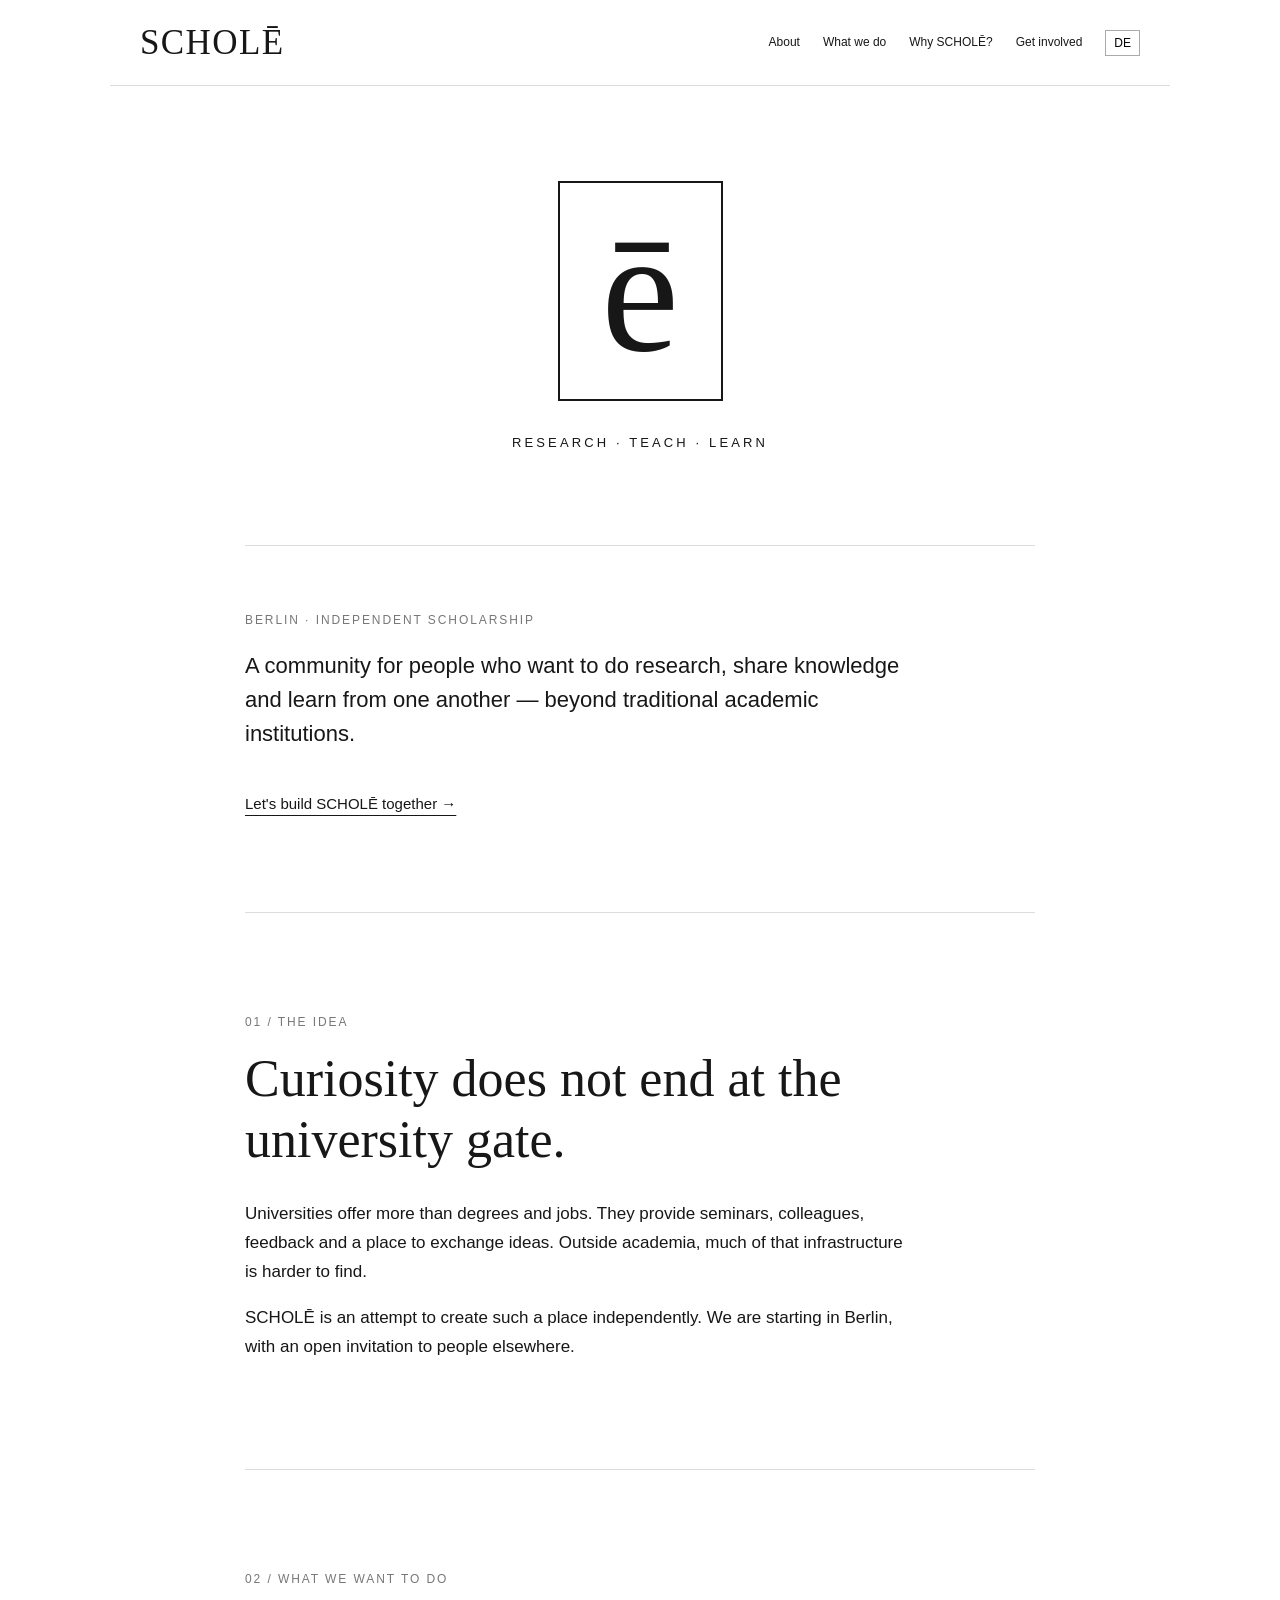
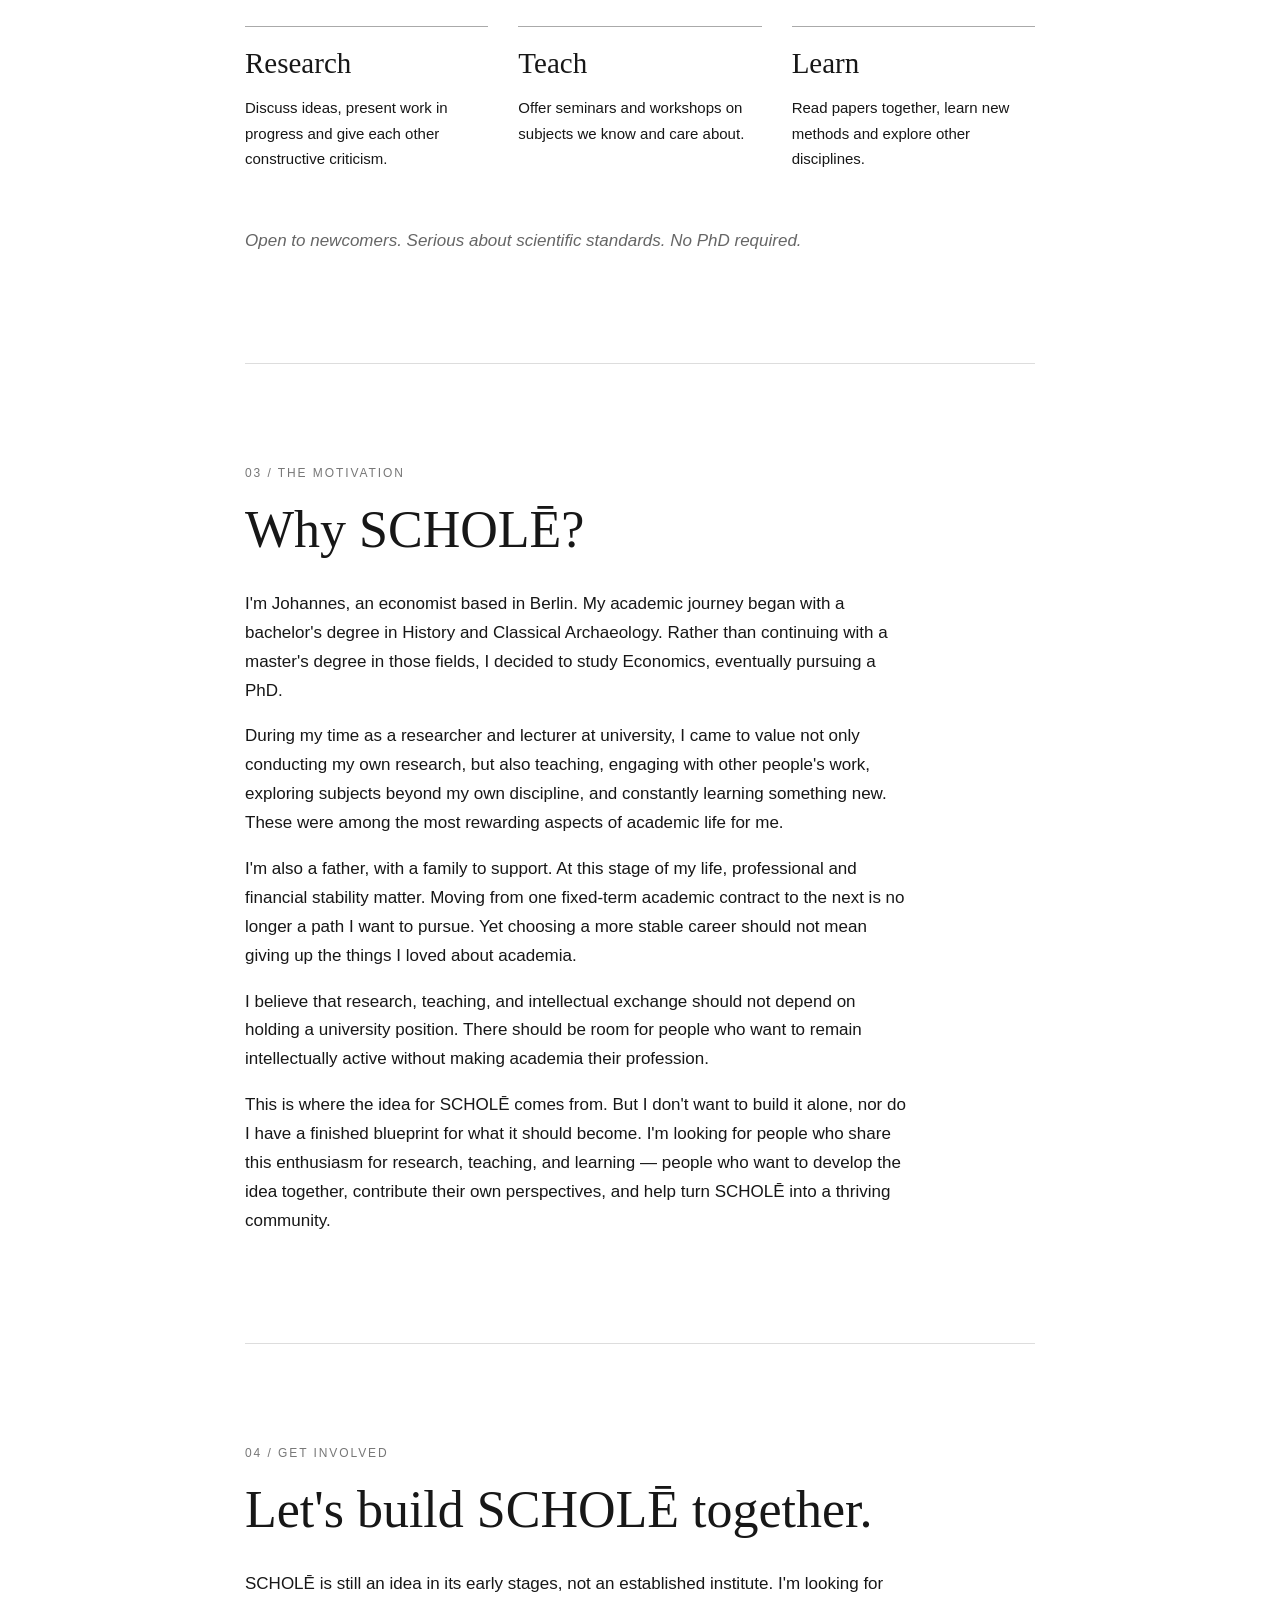
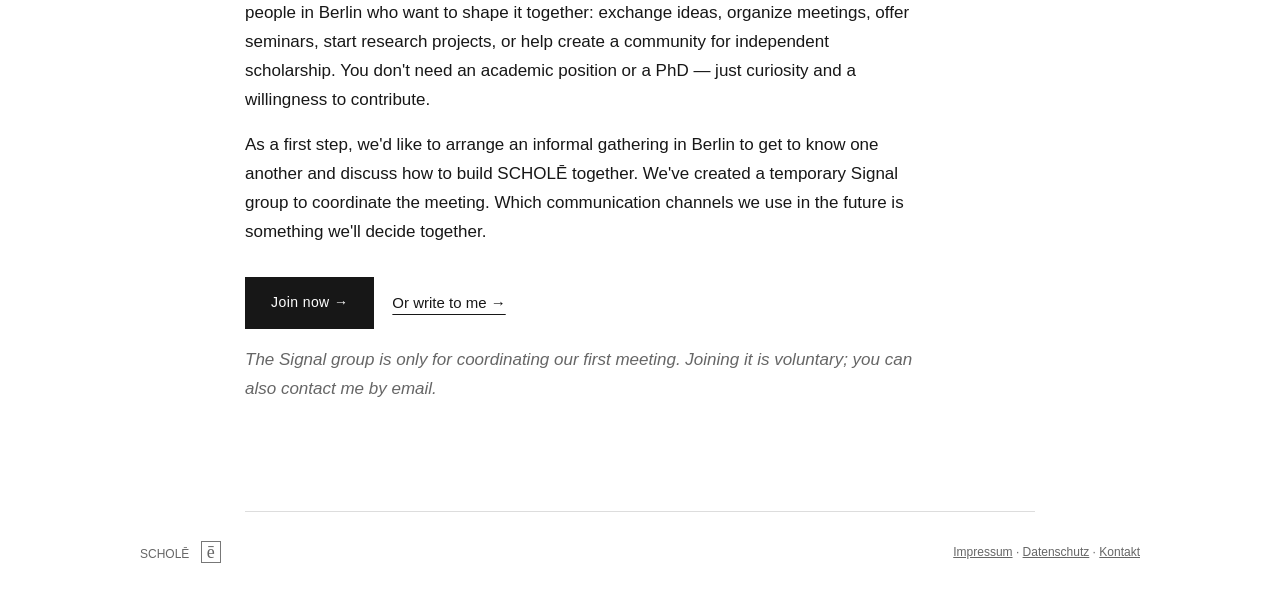
<file: index.html>
<!doctype html>
<html lang="en">
<head>
  <meta charset="utf-8">
  <meta name="viewport" content="width=device-width, initial-scale=1">
  <meta name="description" content="SCHOLĒ is a Berlin-based community for independent research, teaching and learning.">
  <title>SCHOLĒ — Research · Teach · Learn</title>
  <link rel="icon" href="favicon.svg" type="image/svg+xml">
  <link rel="stylesheet" href="style.css">
  <style>
    .join-actions { display: flex; flex-wrap: wrap; align-items: center; gap: 18px; margin-top: 30px; }
    .join-button { display: inline-block; padding: 13px 25px; background: #171717; color: #fff; text-decoration: none; font-size: 14px; letter-spacing: .03em; border: 1px solid #171717; }
    .join-button:hover, .join-button:focus-visible { background: #fff; color: #171717; }
    .join-actions .text-link { margin-top: 0; }
  </style>
</head>
<body>
  <header>
    <a class="brand" href="#top">SCHOLĒ</a>
    <nav>
      <a href="#about" data-en="About" data-de="Idee">About</a>
      <a href="#activities" data-en="What we do" data-de="Was wir tun">What we do</a>
      <a href="#motivation" data-en="Why SCHOLĒ?" data-de="Warum SCHOLĒ?">Why SCHOLĒ?</a>
      <a href="#join" data-en="Get involved" data-de="Mitmachen">Get involved</a>
      <button id="language" type="button" aria-label="Switch language">DE</button>
    </nav>
  </header>

  <main id="top">
    <section class="intro" aria-label="SCHOLĒ">
      <div class="hero-symbol" aria-hidden="true">ē</div>
      <p class="hero-motto">RESEARCH · TEACH · LEARN</p>
      <div class="hero-description">
        <p class="eyebrow">BERLIN · INDEPENDENT SCHOLARSHIP</p>
        <p class="large" data-en="A community for people who want to do research, share knowledge and learn from one another — beyond traditional academic institutions." data-de="Eine Gemeinschaft für Menschen, die forschen, Wissen weitergeben und voneinander lernen wollen – auch außerhalb klassischer Wissenschaftseinrichtungen.">A community for people who want to do research, share knowledge and learn from one another — beyond traditional academic institutions.</p>
        <a class="text-link" href="#join" data-en="Let's build SCHOLĒ together →" data-de="SCHOLĒ gemeinsam aufbauen →">Let's build SCHOLĒ together →</a>
      </div>
    </section>

    <section id="about">
      <p class="number">01 / <span data-en="THE IDEA" data-de="DIE IDEE">THE IDEA</span></p>
      <h2 data-en="Curiosity does not end at the university gate." data-de="Neugier endet nicht am Universitätstor.">Curiosity does not end at the university gate.</h2>
      <p data-en="Universities offer more than degrees and jobs. They provide seminars, colleagues, feedback and a place to exchange ideas. Outside academia, much of that infrastructure is harder to find." data-de="Universitäten bieten mehr als Abschlüsse und Stellen. Sie ermöglichen Seminare, Austausch mit Kollegen, Feedback und gemeinsame wissenschaftliche Arbeit. Außerhalb der Universität ist diese Infrastruktur oft schwer zugänglich.">Universities offer more than degrees and jobs. They provide seminars, colleagues, feedback and a place to exchange ideas. Outside academia, much of that infrastructure is harder to find.</p>
      <p data-en="SCHOLĒ is an attempt to create such a place independently. We are starting in Berlin, with an open invitation to people elsewhere." data-de="SCHOLĒ ist der Versuch, einen solchen Ort unabhängig zu schaffen. Wir beginnen in Berlin und sind zugleich offen für Interessierte von anderswo.">SCHOLĒ is an attempt to create such a place independently. We are starting in Berlin, with an open invitation to people elsewhere.</p>
    </section>

    <section id="activities">
      <p class="number">02 / <span data-en="WHAT WE WANT TO DO" data-de="WAS WIR VORHABEN">WHAT WE WANT TO DO</span></p>
      <div class="items">
        <article><h3 data-en="Research" data-de="Forschen">Research</h3><p data-en="Discuss ideas, present work in progress and give each other constructive criticism." data-de="Ideen diskutieren, laufende Projekte vorstellen und gegenseitig konstruktives Feedback geben.">Discuss ideas, present work in progress and give each other constructive criticism.</p></article>
        <article><h3 data-en="Teach" data-de="Lehren">Teach</h3><p data-en="Offer seminars and workshops on subjects we know and care about." data-de="Seminare und Workshops zu Themen anbieten, mit denen wir uns auskennen und die uns interessieren.">Offer seminars and workshops on subjects we know and care about.</p></article>
        <article><h3 data-en="Learn" data-de="Lernen">Learn</h3><p data-en="Read papers together, learn new methods and explore other disciplines." data-de="Gemeinsam Fachliteratur lesen, neue Methoden lernen und andere Disziplinen kennenlernen.">Read papers together, learn new methods and explore other disciplines.</p></article>
      </div>
      <p class="note" data-en="Open to newcomers. Serious about scientific standards. No PhD required." data-de="Offen für Einsteiger. Anspruchsvoll bei wissenschaftlichen Standards. Keine Promotion erforderlich.">Open to newcomers. Serious about scientific standards. No PhD required.</p>
    </section>

    <section id="motivation">
      <p class="number">03 / <span data-en="THE MOTIVATION" data-de="DIE MOTIVATION">THE MOTIVATION</span></p>
      <h2 data-en="Why SCHOLĒ?" data-de="Warum SCHOLĒ?">Why SCHOLĒ?</h2>
      <p data-en="I'm Johannes, an economist based in Berlin. My academic journey began with a bachelor's degree in History and Classical Archaeology. Rather than continuing with a master's degree in those fields, I decided to study Economics, eventually pursuing a PhD." data-de="Ich bin Johannes, Volkswirt und lebe in Berlin. Mein akademischer Weg begann mit einem Bachelorstudium der Geschichte und Klassischen Archäologie. Statt anschließend einen Master in diesen Fächern zu absolvieren, entschied ich mich für ein Studium der Volkswirtschaftslehre, in der ich derzeit meine Promotion abschließe.">I'm Johannes, an economist based in Berlin. My academic journey began with a bachelor's degree in History and Classical Archaeology. Rather than continuing with a master's degree in those fields, I decided to study Economics, eventually pursuing a PhD.</p>
      <p data-en="During my time as a researcher and lecturer at university, I came to value not only conducting my own research, but also teaching, engaging with other people's work, exploring subjects beyond my own discipline, and constantly learning something new. These were among the most rewarding aspects of academic life for me." data-de="Während meiner Zeit als wissenschaftlicher Mitarbeiter an der Universität habe ich nicht nur die eigene Forschung schätzen gelernt, sondern auch die Lehre, den Austausch über die Forschung anderer, die Beschäftigung mit Themen außerhalb meines Fachgebiets und die Möglichkeit, ständig Neues zu lernen. Gerade diese Vielfalt gehörte für mich zu den bereicherndsten Seiten des akademischen Lebens.">During my time as a researcher and lecturer at university, I came to value not only conducting my own research, but also teaching, engaging with other people's work, exploring subjects beyond my own discipline, and constantly learning something new. These were among the most rewarding aspects of academic life for me.</p>
      <p data-en="I'm also a father, with a family to support. At this stage of my life, professional and financial stability matter. Moving from one fixed-term academic contract to the next is no longer a path I want to pursue. Yet choosing a more stable career should not mean giving up the things I loved about academia." data-de="Inzwischen bin ich auch Familienvater. Berufliche und finanzielle Sicherheit haben für mich eine andere Bedeutung bekommen. Meine Zukunft von einem befristeten wissenschaftlichen Vertrag zum nächsten abhängig zu machen, ist für mich keine Perspektive mehr. Gleichzeitig möchte ich mit der Entscheidung für einen verlässlicheren Berufsweg nicht auf das verzichten, was ich an der Universität besonders geschätzt habe.">I'm also a father, with a family to support. At this stage of my life, professional and financial stability matter. Moving from one fixed-term academic contract to the next is no longer a path I want to pursue. Yet choosing a more stable career should not mean giving up the things I loved about academia.</p>
      <p data-en="I believe that research, teaching, and intellectual exchange should not depend on holding a university position. There should be room for people who want to remain intellectually active without making academia their profession." data-de="Ich bin überzeugt, dass Forschung, Lehre und wissenschaftlicher Austausch nicht an eine Anstellung an einer Universität gebunden sein sollten. Es muss auch Raum für Menschen geben, die sich wissenschaftlich betätigen möchten, ohne eine akademische Laufbahn einzuschlagen.">I believe that research, teaching, and intellectual exchange should not depend on holding a university position. There should be room for people who want to remain intellectually active without making academia their profession.</p>
      <p data-en="This is where the idea for SCHOLĒ comes from. But I don't want to build it alone, nor do I have a finished blueprint for what it should become. I'm looking for people who share this enthusiasm for research, teaching, and learning — people who want to develop the idea together, contribute their own perspectives, and help turn SCHOLĒ into a thriving community." data-de="Aus diesen Überlegungen ist die Idee zu SCHOLĒ entstanden. Aber ich möchte sie weder allein verwirklichen, noch habe ich einen fertigen Plan, wie SCHOLĒ einmal aussehen soll. Ich suche Menschen, die meine Begeisterung für Forschung, Lehre und Lernen teilen, die Idee gemeinsam weiterentwickeln, eigene Perspektiven einbringen und SCHOLĒ zu einer lebendigen Gemeinschaft machen möchten.">This is where the idea for SCHOLĒ comes from. But I don't want to build it alone, nor do I have a finished blueprint for what it should become. I'm looking for people who share this enthusiasm for research, teaching, and learning — people who want to develop the idea together, contribute their own perspectives, and help turn SCHOLĒ into a thriving community.</p>
    </section>

    <section id="join">
      <p class="number">04 / <span data-en="GET INVOLVED" data-de="MITMACHEN">GET INVOLVED</span></p>
      <h2 data-en="Let's build SCHOLĒ together." data-de="Bauen wir SCHOLĒ gemeinsam auf.">Let's build SCHOLĒ together.</h2>
      <p data-en="SCHOLĒ is still an idea in its early stages, not an established institute. I'm looking for people in Berlin who want to shape it together: exchange ideas, organize meetings, offer seminars, start research projects, or help create a community for independent scholarship. You don't need an academic position or a PhD — just curiosity and a willingness to contribute." data-de="SCHOLĒ steht noch ganz am Anfang und ist kein bestehendes Institut. Ich suche Menschen in Berlin, die die Idee gemeinsam gestalten möchten: sich austauschen, Treffen organisieren, Seminare anbieten, Forschungsprojekte anstoßen oder eine Gemeinschaft für unabhängige Wissenschaft aufbauen. Dafür braucht es weder eine Universitätsstelle noch eine Promotion – sondern Neugier und die Bereitschaft, sich einzubringen.">SCHOLĒ is still an idea in its early stages, not an established institute. I'm looking for people in Berlin who want to shape it together: exchange ideas, organize meetings, offer seminars, start research projects, or help create a community for independent scholarship. You don't need an academic position or a PhD — just curiosity and a willingness to contribute.</p>
      <p data-en="As a first step, we'd like to arrange an informal gathering in Berlin to get to know one another and discuss how to build SCHOLĒ together. We've created a temporary Signal group to coordinate the meeting. Which communication channels we use in the future is something we'll decide together." data-de="Als ersten Schritt möchten wir ein informelles Treffen in Berlin organisieren, um uns kennenzulernen und gemeinsam zu überlegen, wie wir SCHOLĒ aufbauen. Zur Abstimmung gibt es eine vorläufige Signal-Gruppe. Welche Kommunikationswege wir künftig nutzen, entscheiden wir gemeinsam.">As a first step, we'd like to arrange an informal gathering in Berlin to get to know one another and discuss how to build SCHOLĒ together. We've created a temporary Signal group to coordinate the meeting. Which communication channels we use in the future is something we'll decide together.</p>
      <div class="join-actions">
        <a class="join-button" href="https://signal.group/#CjQKIEOmYhf2j_XdW4Ck01sqFRwFakPimuPJr-29nHxrGq5mEhCOBHnc26zNeeo9gfwztd_D" target="_blank" rel="noopener noreferrer" data-en="Join now →" data-de="Jetzt mitmachen →">Join now →</a>
        <a class="text-link" href="mailto:mail@schole.info?subject=SCHOL%C4%92%20%E2%80%93%20First%20Gathering" data-en="Or write to me →" data-de="Oder schreib mir →">Or write to me →</a>
      </div>
      <p class="note" data-en="The Signal group is only for coordinating our first meeting. Joining it is voluntary; you can also contact me by email." data-de="Die Signal-Gruppe dient nur zur Abstimmung des ersten Treffens. Die Teilnahme ist freiwillig; du kannst dich auch per E-Mail melden.">The Signal group is only for coordinating our first meeting. Joining it is voluntary; you can also contact me by email.</p>
    </section>
  </main>

  <footer>
    <span>SCHOLĒ <span class="mark">ē</span></span>
    <span>
      <a href="impressum.html">Impressum</a> ·
      <a href="datenschutz.html">Datenschutz</a> ·
      <a href="mailto:mail@schole.info">Kontakt</a>
    </span>
  </footer>

  <script>
    // Tiny language switch. No libraries, no build process.
    const button = document.querySelector('#language');
    button.addEventListener('click', () => {
      const next = document.documentElement.lang === 'en' ? 'de' : 'en';
      document.documentElement.lang = next;
      document.querySelectorAll('[data-en]').forEach(element => {
        element.innerHTML = element.dataset[next];
      });
      button.textContent = next === 'en' ? 'DE' : 'EN';
    });
  </script>
</body>
</html>
</file>
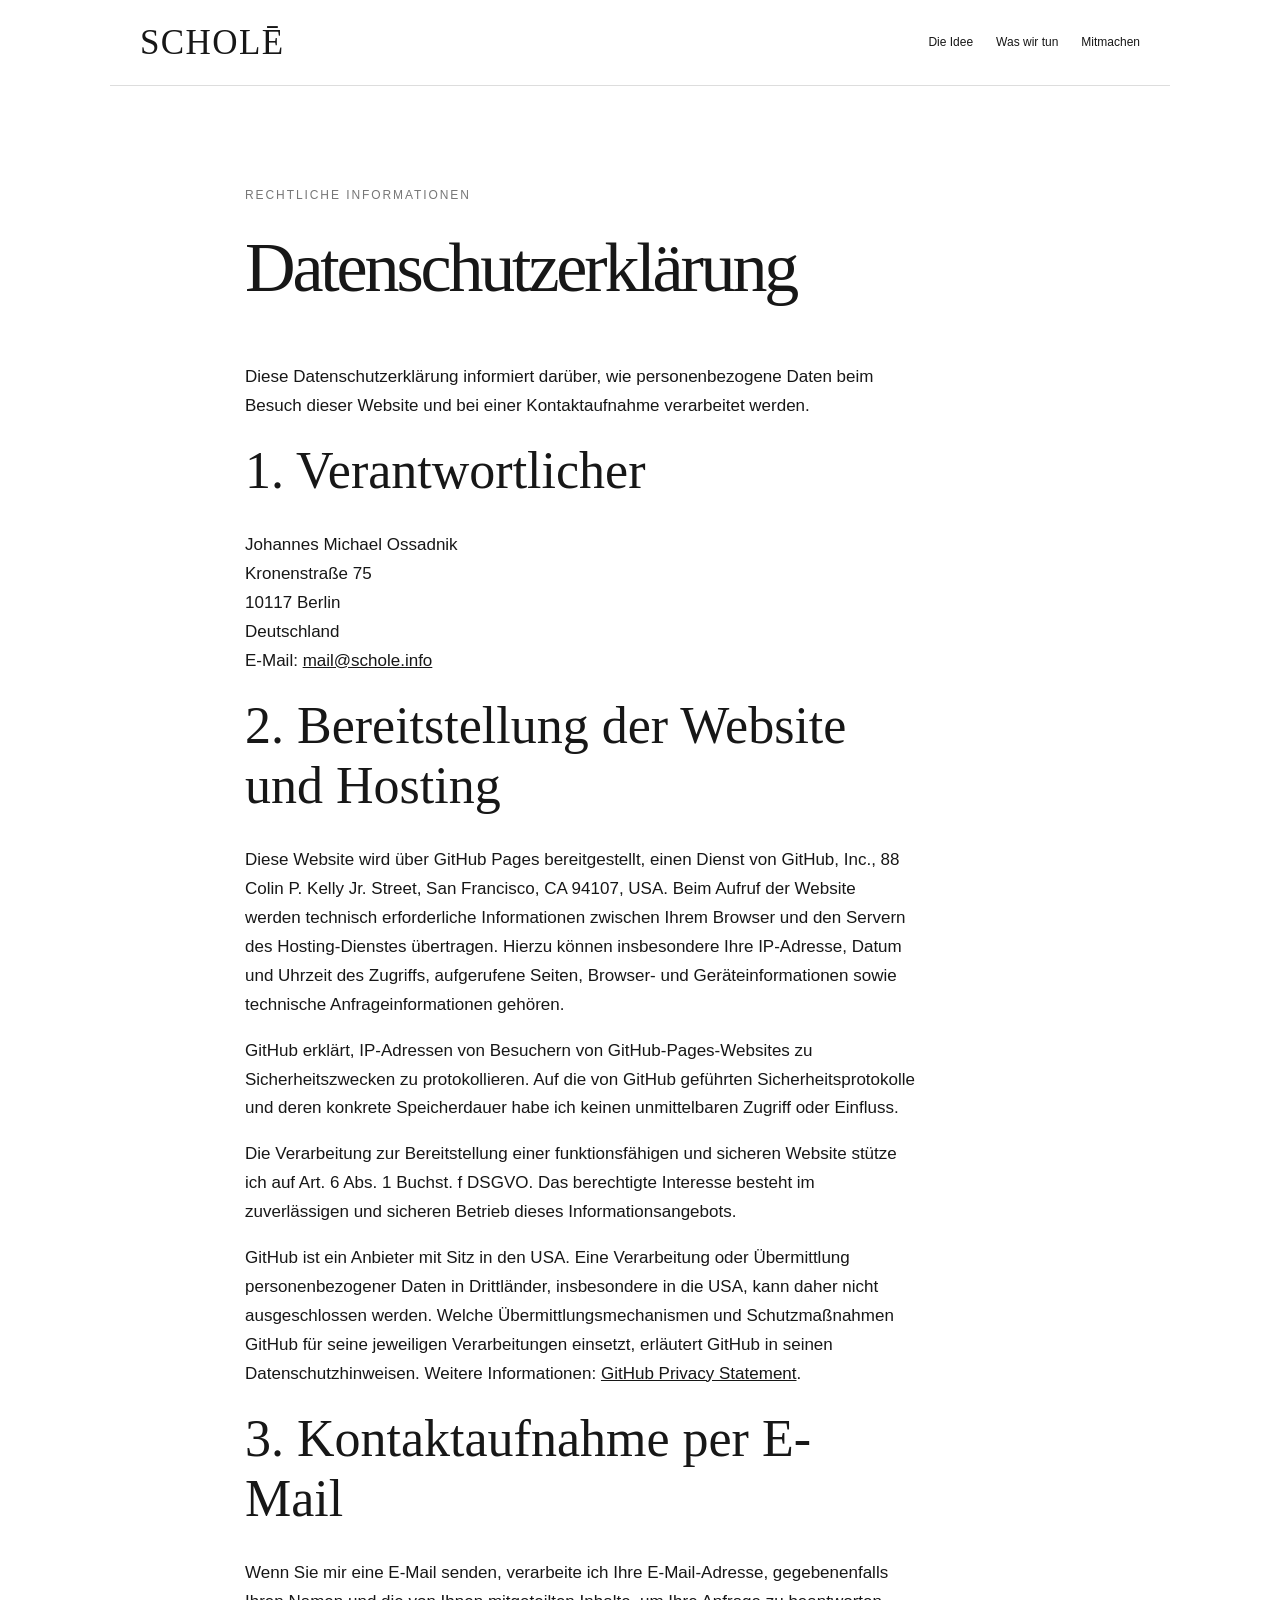
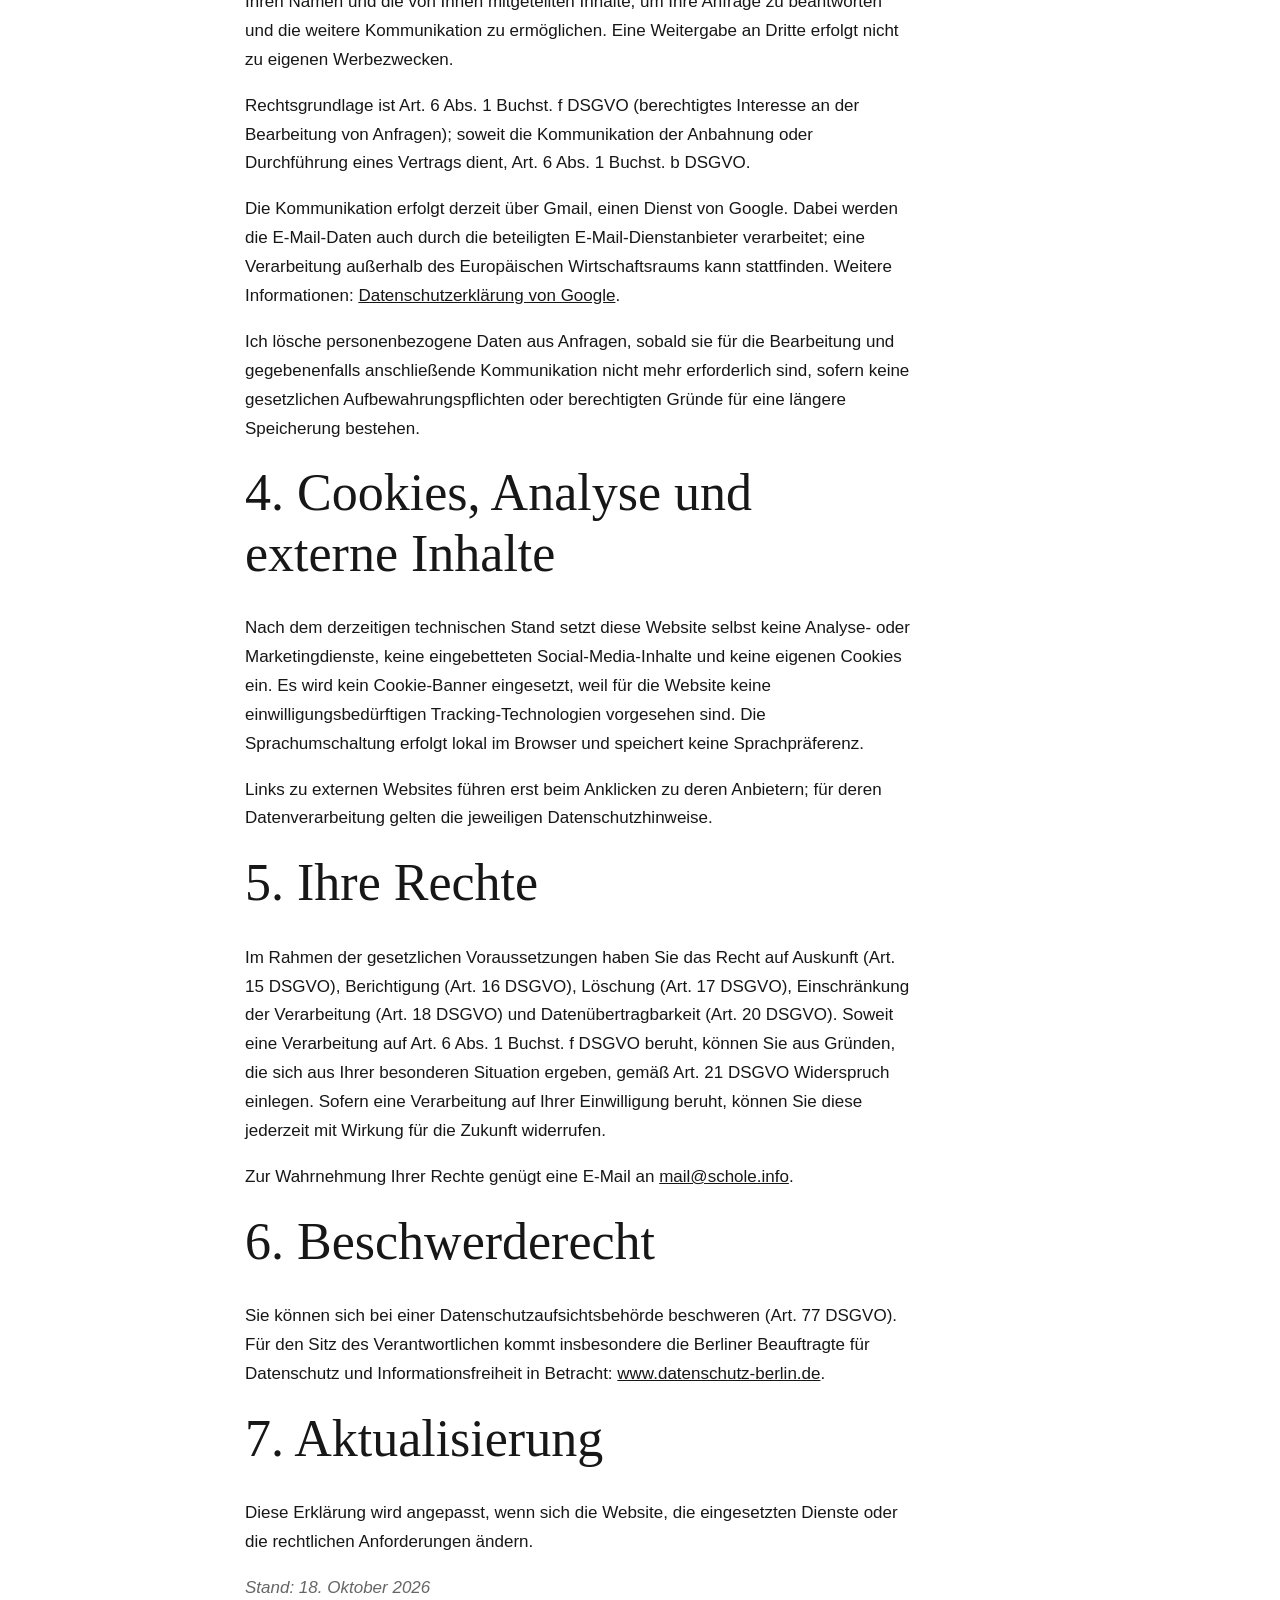
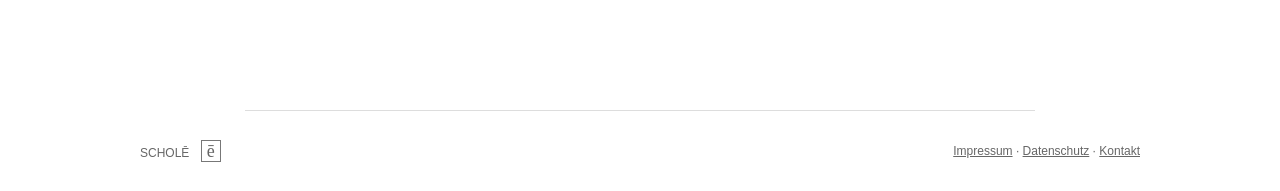
<file: datenschutz.html>
<!doctype html>
<html lang="de">
<head>
  <meta charset="utf-8">
  <meta name="viewport" content="width=device-width, initial-scale=1">
  <meta name="description" content="Datenschutzerklärung von SCHOLĒ.">
  <title>Datenschutzerklärung — SCHOLĒ</title>
  <link rel="icon" href="favicon.svg" type="image/svg+xml">
  <link rel="stylesheet" href="style.css">
</head>
<body>
  <header>
    <a class="brand" href="index.html#top">SCHOLĒ</a>
    <nav><a href="index.html#about">Die Idee</a><a href="index.html#activities">Was wir tun</a><a href="index.html#join">Mitmachen</a></nav>
  </header>
  <main>
    <section>
      <p class="eyebrow">RECHTLICHE INFORMATIONEN</p>
      <h1 class="legal-title">Datenschutzerklärung</h1>
      <p>Diese Datenschutzerklärung informiert darüber, wie personenbezogene Daten beim Besuch dieser Website und bei einer Kontaktaufnahme verarbeitet werden.</p>
      <h2>1. Verantwortlicher</h2>
      <p>Johannes Michael Ossadnik<br>Kronenstraße 75<br>10117 Berlin<br>Deutschland<br>E-Mail: <a href="mailto:mail@schole.info">mail@schole.info</a></p>
      <h2>2. Bereitstellung der Website und Hosting</h2>
      <p>Diese Website wird über GitHub Pages bereitgestellt, einen Dienst von GitHub, Inc., 88 Colin P. Kelly Jr. Street, San Francisco, CA 94107, USA. Beim Aufruf der Website werden technisch erforderliche Informationen zwischen Ihrem Browser und den Servern des Hosting-Dienstes übertragen. Hierzu können insbesondere Ihre IP-Adresse, Datum und Uhrzeit des Zugriffs, aufgerufene Seiten, Browser- und Geräteinformationen sowie technische Anfrageinformationen gehören.</p>
      <p>GitHub erklärt, IP-Adressen von Besuchern von GitHub-Pages-Websites zu Sicherheitszwecken zu protokollieren. Auf die von GitHub geführten Sicherheitsprotokolle und deren konkrete Speicherdauer habe ich keinen unmittelbaren Zugriff oder Einfluss.</p>
      <p>Die Verarbeitung zur Bereitstellung einer funktionsfähigen und sicheren Website stütze ich auf Art. 6 Abs. 1 Buchst. f DSGVO. Das berechtigte Interesse besteht im zuverlässigen und sicheren Betrieb dieses Informationsangebots.</p>
      <p>GitHub ist ein Anbieter mit Sitz in den USA. Eine Verarbeitung oder Übermittlung personenbezogener Daten in Drittländer, insbesondere in die USA, kann daher nicht ausgeschlossen werden. Welche Übermittlungsmechanismen und Schutzmaßnahmen GitHub für seine jeweiligen Verarbeitungen einsetzt, erläutert GitHub in seinen Datenschutzhinweisen. Weitere Informationen: <a href="https://docs.github.com/en/site-policy/privacy-policies/github-general-privacy-statement">GitHub Privacy Statement</a>.</p>
      <h2>3. Kontaktaufnahme per E-Mail</h2>
      <p>Wenn Sie mir eine E-Mail senden, verarbeite ich Ihre E-Mail-Adresse, gegebenenfalls Ihren Namen und die von Ihnen mitgeteilten Inhalte, um Ihre Anfrage zu beantworten und die weitere Kommunikation zu ermöglichen. Eine Weitergabe an Dritte erfolgt nicht zu eigenen Werbezwecken.</p>
      <p>Rechtsgrundlage ist Art. 6 Abs. 1 Buchst. f DSGVO (berechtigtes Interesse an der Bearbeitung von Anfragen); soweit die Kommunikation der Anbahnung oder Durchführung eines Vertrags dient, Art. 6 Abs. 1 Buchst. b DSGVO.</p>
      <p>Die Kommunikation erfolgt derzeit über Gmail, einen Dienst von Google. Dabei werden die E-Mail-Daten auch durch die beteiligten E-Mail-Dienstanbieter verarbeitet; eine Verarbeitung außerhalb des Europäischen Wirtschaftsraums kann stattfinden. Weitere Informationen: <a href="https://policies.google.com/privacy?hl=de">Datenschutzerklärung von Google</a>.</p>
      <p>Ich lösche personenbezogene Daten aus Anfragen, sobald sie für die Bearbeitung und gegebenenfalls anschließende Kommunikation nicht mehr erforderlich sind, sofern keine gesetzlichen Aufbewahrungspflichten oder berechtigten Gründe für eine längere Speicherung bestehen.</p>
      <h2>4. Cookies, Analyse und externe Inhalte</h2>
      <p>Nach dem derzeitigen technischen Stand setzt diese Website selbst keine Analyse- oder Marketingdienste, keine eingebetteten Social-Media-Inhalte und keine eigenen Cookies ein. Es wird kein Cookie-Banner eingesetzt, weil für die Website keine einwilligungsbedürftigen Tracking-Technologien vorgesehen sind. Die Sprachumschaltung erfolgt lokal im Browser und speichert keine Sprachpräferenz.</p>
      <p>Links zu externen Websites führen erst beim Anklicken zu deren Anbietern; für deren Datenverarbeitung gelten die jeweiligen Datenschutzhinweise.</p>
      <h2>5. Ihre Rechte</h2>
      <p>Im Rahmen der gesetzlichen Voraussetzungen haben Sie das Recht auf Auskunft (Art. 15 DSGVO), Berichtigung (Art. 16 DSGVO), Löschung (Art. 17 DSGVO), Einschränkung der Verarbeitung (Art. 18 DSGVO) und Datenübertragbarkeit (Art. 20 DSGVO). Soweit eine Verarbeitung auf Art. 6 Abs. 1 Buchst. f DSGVO beruht, können Sie aus Gründen, die sich aus Ihrer besonderen Situation ergeben, gemäß Art. 21 DSGVO Widerspruch einlegen. Sofern eine Verarbeitung auf Ihrer Einwilligung beruht, können Sie diese jederzeit mit Wirkung für die Zukunft widerrufen.</p>
      <p>Zur Wahrnehmung Ihrer Rechte genügt eine E-Mail an <a href="mailto:mail@schole.info">mail@schole.info</a>.</p>
      <h2>6. Beschwerderecht</h2>
      <p>Sie können sich bei einer Datenschutzaufsichtsbehörde beschweren (Art. 77 DSGVO). Für den Sitz des Verantwortlichen kommt insbesondere die Berliner Beauftragte für Datenschutz und Informationsfreiheit in Betracht: <a href="https://www.datenschutz-berlin.de/">www.datenschutz-berlin.de</a>.</p>
      <h2>7. Aktualisierung</h2>
      <p>Diese Erklärung wird angepasst, wenn sich die Website, die eingesetzten Dienste oder die rechtlichen Anforderungen ändern.</p>
      <p class="note">Stand: 18. Oktober 2026</p>
    </section>
  </main>
  <footer><span>SCHOLĒ <span class="mark">ē</span></span><span><a href="impressum.html">Impressum</a> · <a href="datenschutz.html">Datenschutz</a> · <a href="mailto:jmossadnik+schole@gmail.com">Kontakt</a></span></footer>
</body>
</html>
</file>
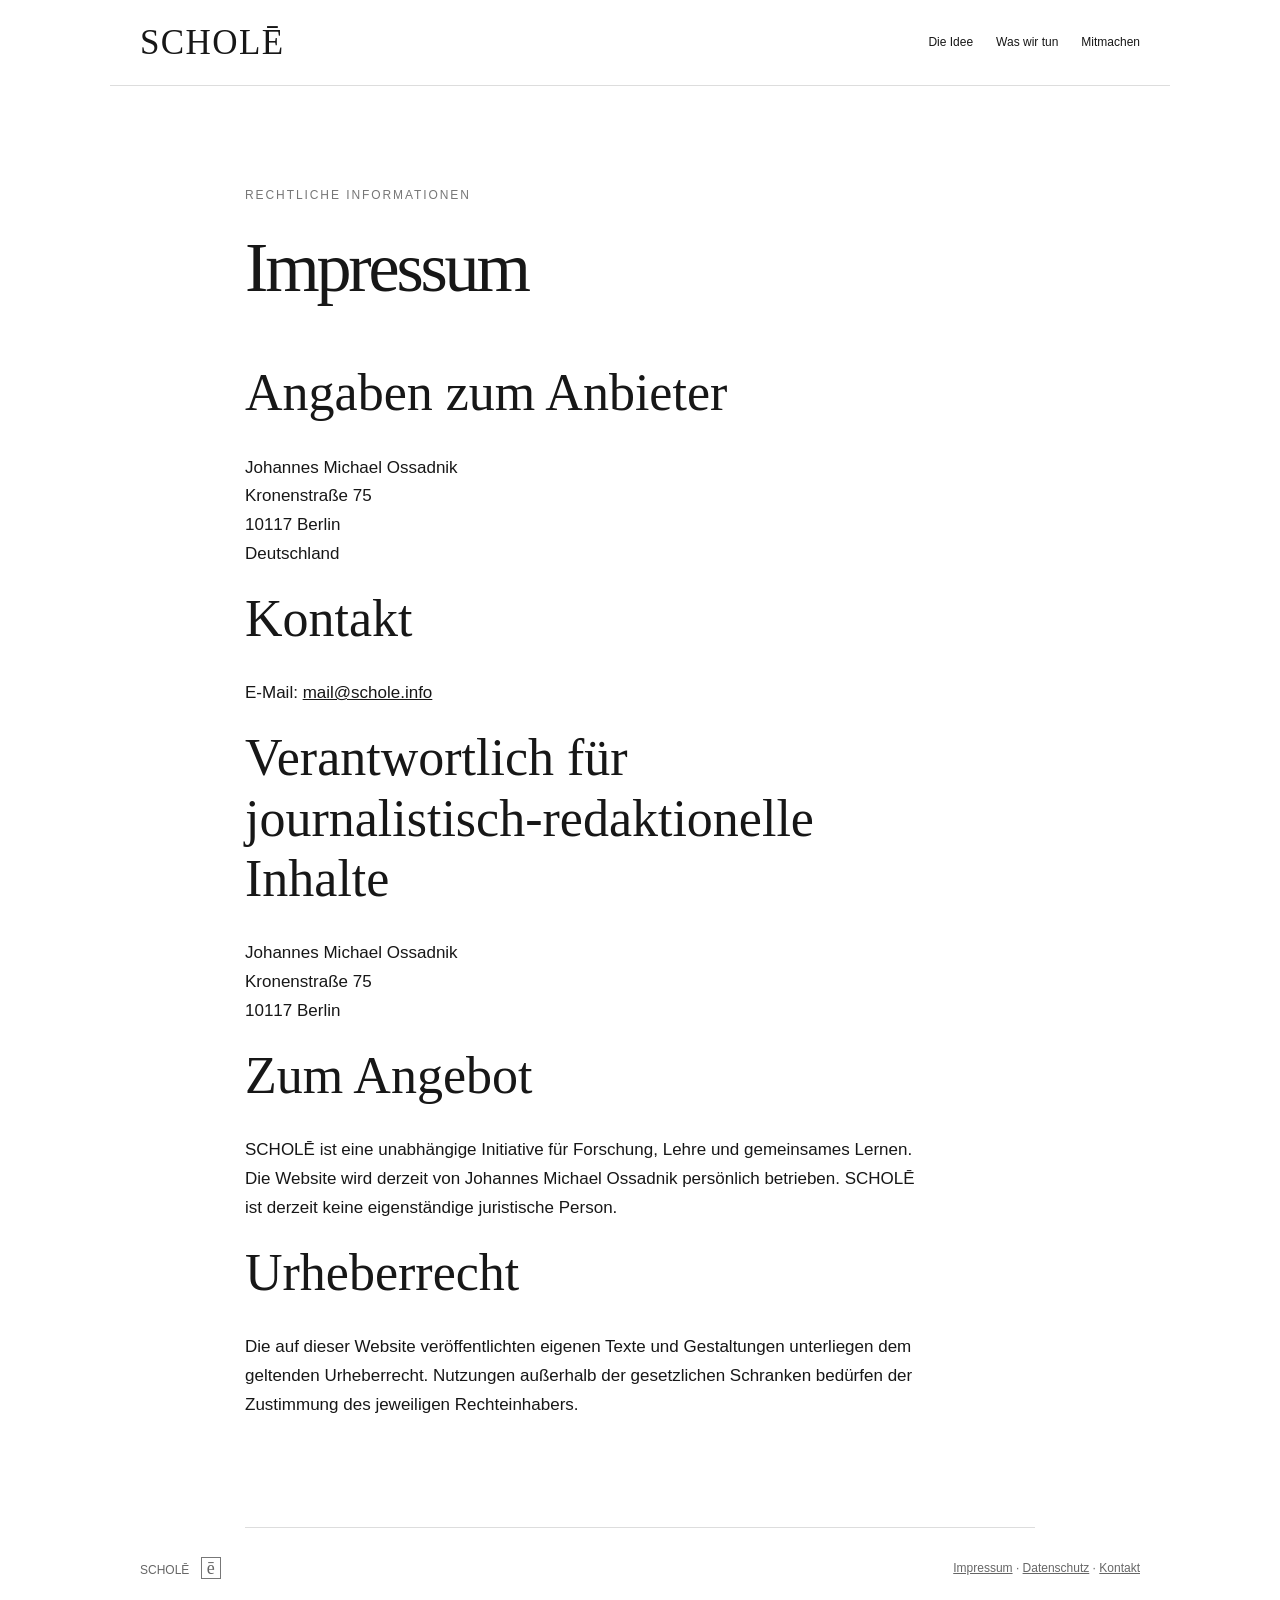
<file: impressum.html>
<!doctype html>
<html lang="de">
<head>
  <meta charset="utf-8">
  <meta name="viewport" content="width=device-width, initial-scale=1">
  <meta name="description" content="Impressum von SCHOLĒ.">
  <title>Impressum — SCHOLĒ</title>
  <link rel="icon" href="favicon.svg" type="image/svg+xml">
  <link rel="stylesheet" href="style.css">
</head>
<body>
  <header>
    <a class="brand" href="index.html#top">SCHOLĒ</a>
    <nav><a href="index.html#about">Die Idee</a><a href="index.html#activities">Was wir tun</a><a href="index.html#join">Mitmachen</a></nav>
  </header>
  <main>
    <section>
      <p class="eyebrow">RECHTLICHE INFORMATIONEN</p>
      <h1 class="legal-title">Impressum</h1>
      <h2>Angaben zum Anbieter</h2>
      <p>Johannes Michael Ossadnik<br>Kronenstraße 75<br>10117 Berlin<br>Deutschland</p>
      <h2>Kontakt</h2>
      <p>E-Mail: <a href="mailto:mail@schole.info">mail@schole.info</a></p>
      <h2>Verantwortlich für journalistisch-redaktionelle Inhalte</h2>
      <p>Johannes Michael Ossadnik<br>Kronenstraße 75<br>10117 Berlin</p>
      <h2>Zum Angebot</h2>
      <p>SCHOLĒ ist eine unabhängige Initiative für Forschung, Lehre und gemeinsames Lernen. Die Website wird derzeit von Johannes Michael Ossadnik persönlich betrieben. SCHOLĒ ist derzeit keine eigenständige juristische Person.</p>
      <h2>Urheberrecht</h2>
      <p>Die auf dieser Website veröffentlichten eigenen Texte und Gestaltungen unterliegen dem geltenden Urheberrecht. Nutzungen außerhalb der gesetzlichen Schranken bedürfen der Zustimmung des jeweiligen Rechteinhabers.</p>
    </section>
  </main>
  <footer><span>SCHOLĒ <span class="mark">ē</span></span><span><a href="impressum.html">Impressum</a> · <a href="datenschutz.html">Datenschutz</a> · <a href="mailto:mail@schole.info">Kontakt</a></span></footer>
</body>
</html>
</file>
<file: style.css>
/* SCHOLĒ — intentionally simple. Change these values to adjust the design. */
* { box-sizing: border-box; }
html { scroll-behavior: smooth; }
body { margin: 0; color: #171717; background: #fff; font-family: Arial, Helvetica, sans-serif; line-height: 1.7; }
a { color: inherit; }
header, footer { max-width: 1060px; margin: auto; padding: 25px 30px; display: flex; justify-content: space-between; align-items: center; gap: 20px; }
header { border-bottom: 1px solid #ddd; }
.brand { font-family: Georgia, serif; font-size: 35px; letter-spacing: .04em; text-decoration: none; line-height: 1; }
nav { display: flex; align-items: center; gap: 23px; }
nav a, nav button, footer { font-size: 12px; text-decoration: none; }
nav button { border: 1px solid #aaa; background: #fff; padding: 5px 8px; cursor: pointer; }
main { max-width: 850px; margin: auto; padding: 0 30px; }
section { padding: 90px 0; border-bottom: 1px solid #ddd; }
.intro { padding: 105px 0 115px; }
h1, h2, h3 { font-family: Georgia, 'Times New Roman', serif; font-weight: normal; line-height: 1.16; }
h1 { font-size: clamp(64px, 10vw, 108px); margin: 25px 0; letter-spacing: -.045em; }
h2 { font-size: clamp(34px, 5vw, 52px); margin: 20px 0 30px; max-width: 650px; }
h3 { font-size: 29px; margin: 0 0 10px; }
p { max-width: 670px; font-size: 17px; }
.large { font-size: 22px; line-height: 1.55; }
.eyebrow, .number { font: 12px Arial, sans-serif; letter-spacing: .16em; color: #777; }
.text-link { display: inline-block; margin-top: 18px; font-size: 15px; text-underline-offset: 6px; }
.items { display: grid; grid-template-columns: repeat(3, 1fr); gap: 30px; margin: 40px 0; }
.items article { border-top: 1px solid #aaa; padding-top: 20px; }
.items p { font-size: 15px; }
.note { color: #666; font-style: italic; }
footer { color: #666; }
.mark { font-family: Georgia, serif; border: 1px solid #777; padding: 0 5px; margin-left: 8px; font-size: 18px; }
@media (max-width: 650px) {
  header, footer { padding: 20px; }
  header { align-items: flex-start; }
  .brand { font-size: 29px; }
  nav { gap: 10px; flex-wrap: wrap; justify-content: flex-end; }
  nav a { font-size: 11px; }
  main { padding: 0 22px; }
  section { padding: 65px 0; }
  .intro { padding: 75px 0; }
  .items { grid-template-columns: 1fr; gap: 12px; }
  footer { flex-wrap: wrap; }
}
/* Main page: the wordmark and the letterpress-inspired ē are the centerpiece. */
.intro { text-align: center; padding-top: 95px; padding-bottom: 95px; }
.hero-name { font-family: Georgia, 'Times New Roman', serif; font-size: clamp(70px, 14vw, 150px); letter-spacing: .015em; line-height: 1.1; margin: 0 0 36px; font-weight: normal; }
.hero-symbol {
  width: 165px;
  height: 220px;
  border: 2px solid #171717;
  display: flex;
  align-items: center;
  justify-content: center;
  margin: 0 auto 34px;
  font-family: Georgia, 'Times New Roman', serif;
  font-size: 175px;
  font-weight: normal;
  line-height: 1;
  padding: 0;
  overflow: visible;
}
.hero-motto { margin: 0 auto; font: 13px Arial, sans-serif; letter-spacing: .24em; }
.hero-description { border-top: 1px solid #ddd; margin-top: 95px; padding-top: 55px; text-align: left; }
.hero-description .large { max-width: 680px; }
@media (max-width: 650px) {
  .intro { padding-top: 75px; }
  .hero-name { font-size: clamp(54px, 13vw, 85px); }  
  .hero-symbol {
    width: 125px;
    height: 167px;
    font-size: 132px;
  }
  .hero-motto { font-size: 10px; letter-spacing: .13em; }
  .hero-description { margin-top: 70px; }
}
.legal-title {
  font-size: clamp(44px, 7vw, 70px);
  margin-bottom: 55px;
}
</file>
